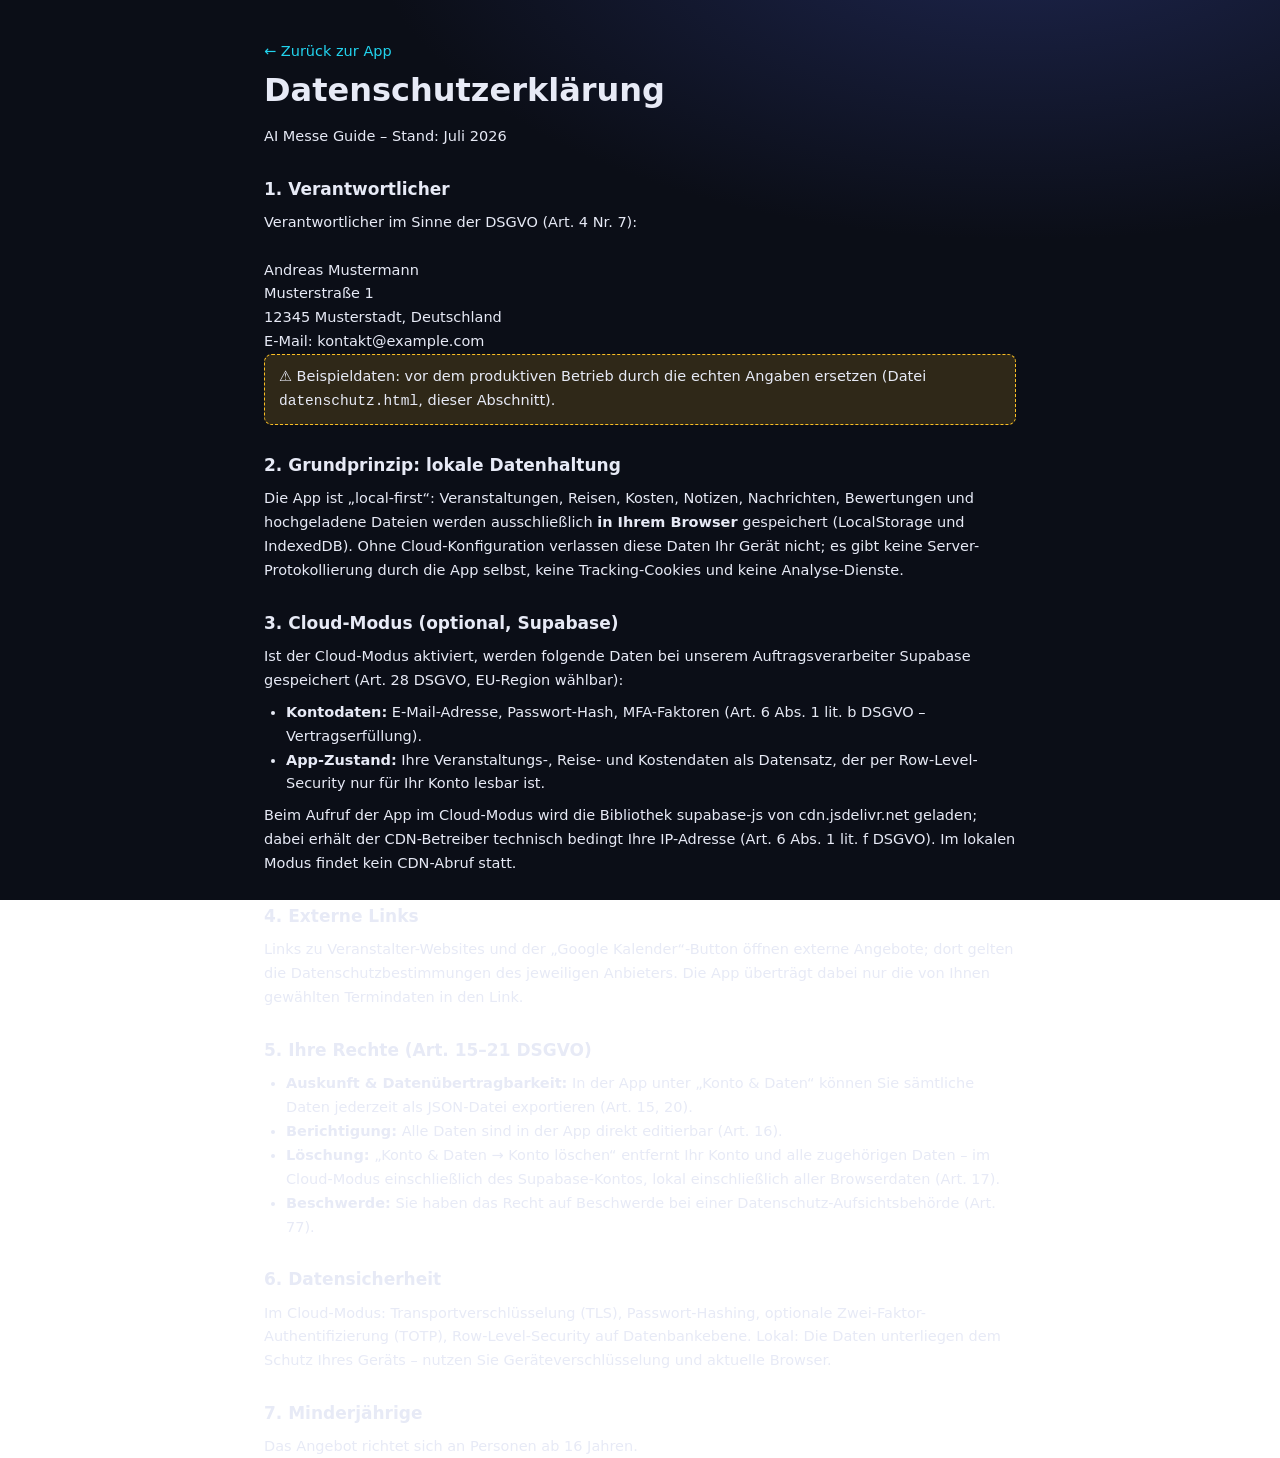
<file: datenschutz.html>
<!DOCTYPE html>
<html lang="de">
<head>
  <meta charset="UTF-8">
  <meta name="viewport" content="width=device-width, initial-scale=1.0">
  <title>Datenschutzerklärung – AI Messe Guide</title>
  <link rel="stylesheet" href="css/style.css">
  <style>
    .rechtstext { max-width: 800px; margin: 0 auto; padding: 40px 24px 80px; line-height: 1.65; }
    .rechtstext h1 { margin-bottom: 8px; }
    .rechtstext h2 { margin: 26px 0 8px; font-size: 17px; }
    .rechtstext p, .rechtstext li { font-size: 14.5px; color: var(--text); }
    .rechtstext ul { padding-left: 22px; margin: 8px 0; }
    .platzhalter { background: rgba(251, 191, 36, .15); border: 1px dashed #fbbf24; border-radius: 8px; padding: 10px 14px; }
  </style>
</head>
<body>
<main class="rechtstext" style="display:block">
  <p><a href="index.html">← Zurück zur App</a></p>
  <h1>Datenschutzerklärung</h1>
  <p class="unter">AI Messe Guide – Stand: Juli 2026</p>

  <h2>1. Verantwortlicher</h2>
  <p>
    Verantwortlicher im Sinne der DSGVO (Art. 4 Nr. 7):<br><br>
    Andreas Mustermann<br>
    Musterstraße 1<br>
    12345 Musterstadt, Deutschland<br>
    E-Mail: kontakt@example.com
  </p>
  <p class="platzhalter">⚠️ Beispieldaten: vor dem produktiven Betrieb durch die echten Angaben ersetzen (Datei <code>datenschutz.html</code>, dieser Abschnitt).</p>

  <h2>2. Grundprinzip: lokale Datenhaltung</h2>
  <p>Die App ist „local-first“: Veranstaltungen, Reisen, Kosten, Notizen, Nachrichten, Bewertungen und hochgeladene Dateien werden ausschließlich <b>in Ihrem Browser</b> gespeichert (LocalStorage und IndexedDB). Ohne Cloud-Konfiguration verlassen diese Daten Ihr Gerät nicht; es gibt keine Server-Protokollierung durch die App selbst, keine Tracking-Cookies und keine Analyse-Dienste.</p>

  <h2>3. Cloud-Modus (optional, Supabase)</h2>
  <p>Ist der Cloud-Modus aktiviert, werden folgende Daten bei unserem Auftragsverarbeiter Supabase gespeichert (Art. 28 DSGVO, EU-Region wählbar):</p>
  <ul>
    <li><b>Kontodaten:</b> E-Mail-Adresse, Passwort-Hash, MFA-Faktoren (Art. 6 Abs. 1 lit. b DSGVO – Vertragserfüllung).</li>
    <li><b>App-Zustand:</b> Ihre Veranstaltungs-, Reise- und Kostendaten als Datensatz, der per Row-Level-Security nur für Ihr Konto lesbar ist.</li>
  </ul>
  <p>Beim Aufruf der App im Cloud-Modus wird die Bibliothek supabase-js von cdn.jsdelivr.net geladen; dabei erhält der CDN-Betreiber technisch bedingt Ihre IP-Adresse (Art. 6 Abs. 1 lit. f DSGVO). Im lokalen Modus findet kein CDN-Abruf statt.</p>

  <h2>4. Externe Links</h2>
  <p>Links zu Veranstalter-Websites und der „Google Kalender“-Button öffnen externe Angebote; dort gelten die Datenschutzbestimmungen des jeweiligen Anbieters. Die App überträgt dabei nur die von Ihnen gewählten Termindaten in den Link.</p>

  <h2>5. Ihre Rechte (Art. 15–21 DSGVO)</h2>
  <ul>
    <li><b>Auskunft &amp; Datenübertragbarkeit:</b> In der App unter „Konto &amp; Daten“ können Sie sämtliche Daten jederzeit als JSON-Datei exportieren (Art. 15, 20).</li>
    <li><b>Berichtigung:</b> Alle Daten sind in der App direkt editierbar (Art. 16).</li>
    <li><b>Löschung:</b> „Konto &amp; Daten → Konto löschen“ entfernt Ihr Konto und alle zugehörigen Daten – im Cloud-Modus einschließlich des Supabase-Kontos, lokal einschließlich aller Browserdaten (Art. 17).</li>
    <li><b>Beschwerde:</b> Sie haben das Recht auf Beschwerde bei einer Datenschutz-Aufsichtsbehörde (Art. 77).</li>
  </ul>

  <h2>6. Datensicherheit</h2>
  <p>Im Cloud-Modus: Transportverschlüsselung (TLS), Passwort-Hashing, optionale Zwei-Faktor-Authentifizierung (TOTP), Row-Level-Security auf Datenbankebene. Lokal: Die Daten unterliegen dem Schutz Ihres Geräts – nutzen Sie Geräteverschlüsselung und aktuelle Browser.</p>

  <h2>7. Minderjährige</h2>
  <p>Das Angebot richtet sich an Personen ab 16 Jahren.</p>
</main>
</body>
</html>
</file>
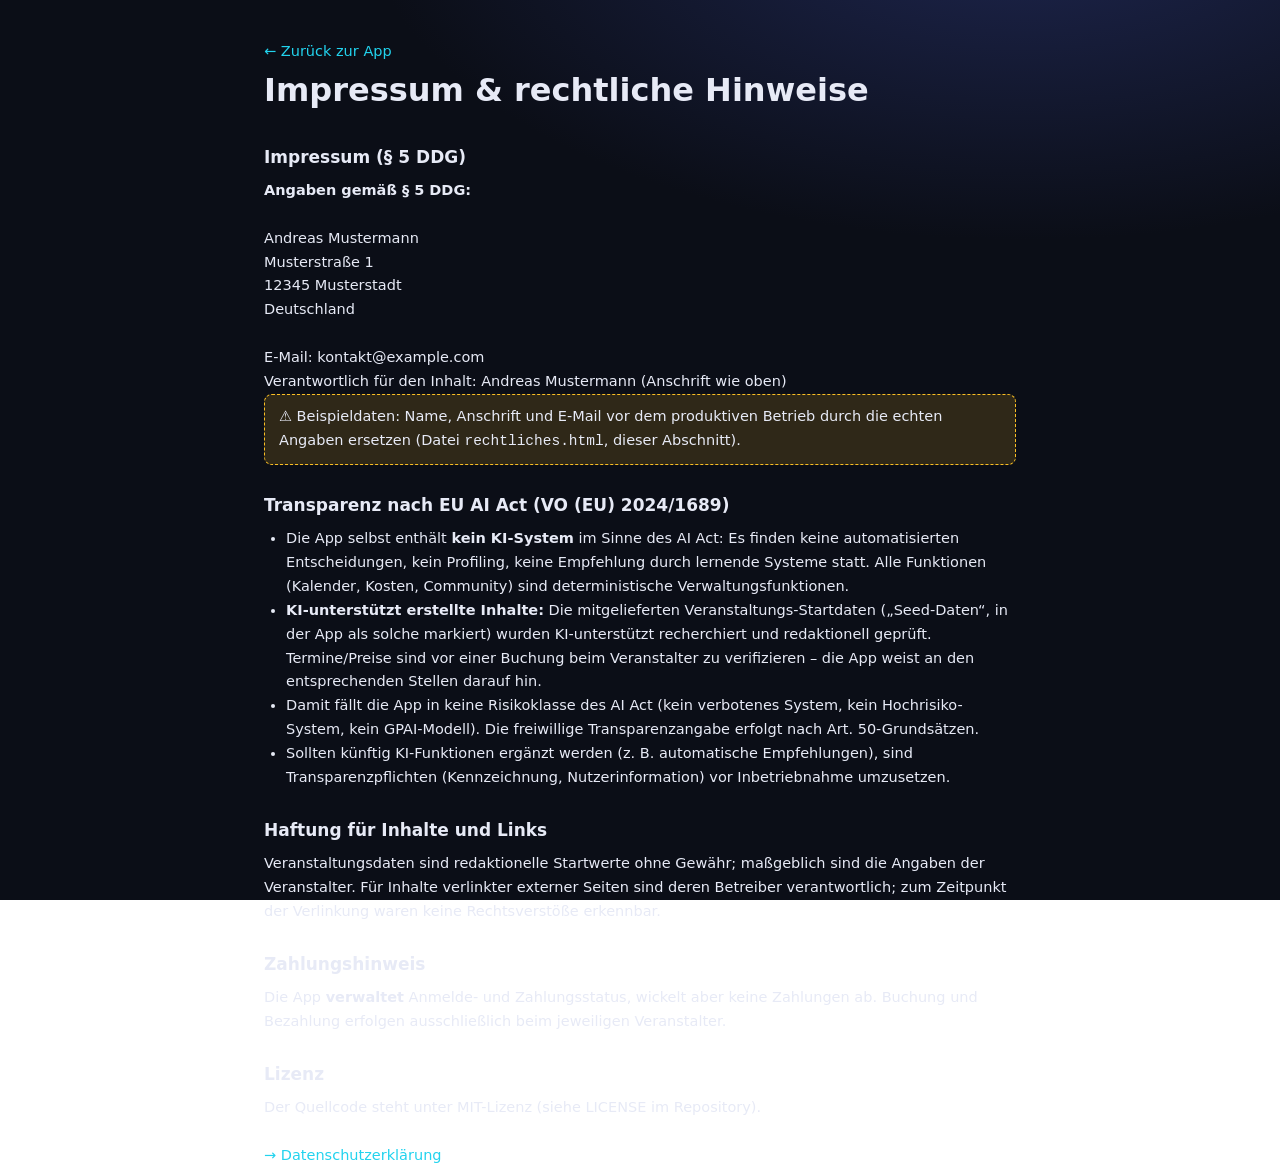
<file: rechtliches.html>
<!DOCTYPE html>
<html lang="de">
<head>
  <meta charset="UTF-8">
  <meta name="viewport" content="width=device-width, initial-scale=1.0">
  <title>Impressum & EU AI Act – AI Messe Guide</title>
  <link rel="stylesheet" href="css/style.css">
  <style>
    .rechtstext { max-width: 800px; margin: 0 auto; padding: 40px 24px 80px; line-height: 1.65; }
    .rechtstext h1 { margin-bottom: 8px; }
    .rechtstext h2 { margin: 26px 0 8px; font-size: 17px; }
    .rechtstext p, .rechtstext li { font-size: 14.5px; color: var(--text); }
    .rechtstext ul { padding-left: 22px; margin: 8px 0; }
    .platzhalter { background: rgba(251, 191, 36, .15); border: 1px dashed #fbbf24; border-radius: 8px; padding: 10px 14px; }
  </style>
</head>
<body>
<main class="rechtstext" style="display:block">
  <p><a href="index.html">← Zurück zur App</a></p>
  <h1>Impressum &amp; rechtliche Hinweise</h1>

  <h2>Impressum (§ 5 DDG)</h2>
  <p>
    <b>Angaben gemäß § 5 DDG:</b><br><br>
    Andreas Mustermann<br>
    Musterstraße 1<br>
    12345 Musterstadt<br>
    Deutschland<br><br>
    E-Mail: kontakt@example.com<br>
    Verantwortlich für den Inhalt: Andreas Mustermann (Anschrift wie oben)
  </p>
  <p class="platzhalter">⚠️ Beispieldaten: Name, Anschrift und E-Mail vor dem produktiven Betrieb durch die echten Angaben ersetzen (Datei <code>rechtliches.html</code>, dieser Abschnitt).</p>

  <h2>Transparenz nach EU AI Act (VO (EU) 2024/1689)</h2>
  <ul>
    <li>Die App selbst enthält <b>kein KI-System</b> im Sinne des AI Act: Es finden keine automatisierten Entscheidungen, kein Profiling, keine Empfehlung durch lernende Systeme statt. Alle Funktionen (Kalender, Kosten, Community) sind deterministische Verwaltungsfunktionen.</li>
    <li><b>KI-unterstützt erstellte Inhalte:</b> Die mitgelieferten Veranstaltungs-Startdaten („Seed-Daten“, in der App als solche markiert) wurden KI-unterstützt recherchiert und redaktionell geprüft. Termine/Preise sind vor einer Buchung beim Veranstalter zu verifizieren – die App weist an den entsprechenden Stellen darauf hin.</li>
    <li>Damit fällt die App in keine Risikoklasse des AI Act (kein verbotenes System, kein Hochrisiko-System, kein GPAI-Modell). Die freiwillige Transparenzangabe erfolgt nach Art. 50-Grundsätzen.</li>
    <li>Sollten künftig KI-Funktionen ergänzt werden (z. B. automatische Empfehlungen), sind Transparenzpflichten (Kennzeichnung, Nutzerinformation) vor Inbetriebnahme umzusetzen.</li>
  </ul>

  <h2>Haftung für Inhalte und Links</h2>
  <p>Veranstaltungsdaten sind redaktionelle Startwerte ohne Gewähr; maßgeblich sind die Angaben der Veranstalter. Für Inhalte verlinkter externer Seiten sind deren Betreiber verantwortlich; zum Zeitpunkt der Verlinkung waren keine Rechtsverstöße erkennbar.</p>

  <h2>Zahlungshinweis</h2>
  <p>Die App <b>verwaltet</b> Anmelde- und Zahlungsstatus, wickelt aber keine Zahlungen ab. Buchung und Bezahlung erfolgen ausschließlich beim jeweiligen Veranstalter.</p>

  <h2>Lizenz</h2>
  <p>Der Quellcode steht unter MIT-Lizenz (siehe LICENSE im Repository).</p>

  <p style="margin-top:24px"><a href="datenschutz.html">→ Datenschutzerklärung</a></p>
</main>
</body>
</html>
</file>
<file: css/style.css>
/* AI Messe Guide 2026 – modernes dunkles UI mit Indigo/Cyan-Akzenten */

:root {
  --bg: #0b0e17;
  --bg2: #111527;
  --karte: #161b30;
  --karte2: #1c2340;
  --rand: #262d4d;
  --text: #e7eaf6;
  --text2: #9aa3c7;
  --akzent: #818cf8;
  --akzent2: #22d3ee;
  --gefahr: #f87171;
  --ok: #34d399;
  --radius: 14px;
  --schatten: 0 8px 30px rgba(0, 0, 0, .35);
}

* { box-sizing: border-box; margin: 0; padding: 0; }

/* Icon-System (Lucide): einheitliche Stroke-Icons, erben currentColor */
.ico { width: 18px; height: 18px; vertical-align: -3.5px; flex-shrink: 0; }
.btn .ico { width: 15px; height: 15px; vertical-align: -2.5px; }
.navlink .ico { width: 18px; height: 18px; }
.logo-icon .ico { width: 22px; height: 22px; color: #fff; vertical-align: middle; }
.theme-knopf .ico { width: 17px; height: 17px; vertical-align: -3px; }
.burger-punkt .ico, .karte-kopf .ico, h2 .ico { vertical-align: -3px; margin-right: 2px; }
.reise-icon .ico { width: 20px; height: 20px; color: var(--akzent2); }
html, body { height: 100%; }
body {
  font-family: "Segoe UI", system-ui, -apple-system, sans-serif;
  background: radial-gradient(1200px 600px at 80% -10%, #1e2650 0%, var(--bg) 55%) fixed;
  color: var(--text);
  display: flex;
}
a { color: var(--akzent2); text-decoration: none; }
a:hover { text-decoration: underline; }

/* ---------- Sidebar ---------- */
.sidebar {
  width: 240px; min-width: 240px; height: 100vh; position: sticky; top: 0;
  background: linear-gradient(180deg, var(--bg2), #0d1120);
  border-right: 1px solid var(--rand);
  display: flex; flex-direction: column; padding: 22px 14px;
}
.logo { display: flex; align-items: center; gap: 10px; padding: 0 10px 22px; }
.logo-icon {
  width: 40px; height: 40px; border-radius: 12px; display: grid; place-items: center;
  background: linear-gradient(135deg, var(--akzent), var(--akzent2));
  font-size: 20px; box-shadow: 0 4px 18px rgba(129, 140, 248, .45);
}
.logo b { font-size: 16px; letter-spacing: .3px; }
.logo span { display: block; font-size: 11px; color: var(--text2); }
.navlink {
  display: flex; align-items: center; gap: 12px; padding: 11px 14px; margin: 2px 0;
  border-radius: 10px; color: var(--text2); cursor: pointer; font-size: 14.5px;
  border: 1px solid transparent; transition: all .15s;
}
.navlink:hover { color: var(--text); background: rgba(129, 140, 248, .08); }
.navlink.aktiv {
  color: var(--text); background: linear-gradient(90deg, rgba(129, 140, 248, .18), rgba(34, 211, 238, .08));
  border-color: rgba(129, 140, 248, .35);
}
.sidebar-fuss { padding: 12px 10px 0; font-size: 11.5px; color: var(--text2); border-top: 1px solid var(--rand); }
/* Hell/Dunkel-Schalter oben rechts (wechselt zwischen Neon Deep und hellem Design) */
.modus-knopf {
  position: fixed; top: 14px; right: 18px; z-index: 60;
  width: 40px; height: 40px; border-radius: 50%;
  border: 1px solid var(--rand); background: var(--karte); color: var(--text);
  cursor: pointer; display: flex; align-items: center; justify-content: center;
  box-shadow: var(--schatten);
}
.modus-knopf:hover { border-color: var(--akzent); color: var(--akzent2); }
/* Schnellfilter (Ort/Jahr/Monat/Thema) im Veranstaltungs-Register */
.schnell-select {
  background: var(--karte2); color: var(--text); border: 1px solid var(--rand);
  border-radius: 10px; padding: 8px 10px; font-size: 13px; font-family: inherit; cursor: pointer;
}
.schnell-select:focus { outline: none; border-color: var(--akzent); }
/* Jahres-Gruppierung in der Veranstaltungs-Übersicht */
.jahr-titel { font-size: 17px; margin: 18px 0 10px; padding-bottom: 6px; border-bottom: 1px solid var(--rand); display: flex; align-items: baseline; gap: 10px; }
.jahr-titel:first-of-type { margin-top: 4px; }
.jahr-anzahl { font-size: 12px; color: var(--text2); font-weight: 400; }
.ek-meta a { color: var(--akzent2); text-decoration: none; }
.ek-meta a:hover { text-decoration: underline; }
.login-bereich { margin-top: auto; padding: 0 4px 12px; }
.theme-leiste { display: flex; gap: 6px; padding: 0 4px 10px; }
.theme-knopf { flex: 1; background: var(--karte2); border: 1px solid var(--rand); border-radius: 8px; padding: 6px 0; font-size: 15px; cursor: pointer; }
.theme-knopf.aktiv { border-color: var(--akzent); box-shadow: 0 0 0 1px var(--akzent) inset; }
.sidebar-fuss a { color: var(--text2); text-decoration: underline; }
.login-btn { width: 100%; }
.login-info { display: flex; align-items: center; gap: 9px; background: var(--karte2); border: 1px solid var(--rand); border-radius: 10px; padding: 8px 10px; }
.login-name { flex: 1; min-width: 0; font-size: 13px; font-weight: 600; }
.login-name span { display: block; font-size: 10.5px; font-weight: 400; color: var(--text2); overflow: hidden; text-overflow: ellipsis; white-space: nowrap; }
.code-box { font-size: 30px; font-weight: 700; letter-spacing: 8px; text-align: center; background: var(--karte2); border: 1px dashed var(--akzent); border-radius: 12px; padding: 14px; margin-bottom: 16px; }
.suchfeld { flex: 1; min-width: 220px; max-width: 380px; margin-top: 0; border-radius: 20px; padding: 9px 16px; }
.sharing-leiste { display: flex; align-items: center; gap: 10px; flex-wrap: wrap; background: var(--karte2); border-radius: 10px; padding: 9px 12px; margin-bottom: 12px; font-size: 13px; }
.sharing-leiste .chip-reihe { flex: 1; }

.kosten-vorschau {
  background: var(--karte2); border: 1px dashed var(--rand); border-radius: 9px;
  padding: 9px 13px; font-size: 13px; color: var(--text2); margin-bottom: 12px;
  font-variant-numeric: tabular-nums;
}
.kosten-vorschau b { color: var(--text); }
.preis-staffel { display: flex; flex-direction: column; gap: 4px; }
.preis-zeile { display: flex; justify-content: space-between; gap: 12px; font-size: 13px; }
.preis-zeile span:first-child { color: var(--text2); }
.preis-zeile b { white-space: nowrap; font-variant-numeric: tabular-nums; }

/* ---------- Deutschlandkarte ---------- */
.karten-layout { display: grid; grid-template-columns: minmax(0, 5fr) minmax(0, 4fr); gap: 20px; align-items: start; }
@media (max-width: 1100px) { .karten-layout { grid-template-columns: 1fr; } }
.de-karte { width: 100%; height: auto; display: block; }
.bl-pfad { fill: var(--karte2); stroke: var(--rand); stroke-width: 1; }
.bl-pfad:hover { fill: rgba(129, 140, 248, .12); }
.stadt-punkt { cursor: pointer; }
.punkt-kreis { stroke: rgba(255, 255, 255, .75); stroke-width: 1.5; opacity: .9; }
.stadt-punkt:hover .punkt-kreis { stroke: var(--akzent2); stroke-width: 2.5; opacity: 1; }
.stadt-label { font-size: 12px; fill: var(--text); text-anchor: middle; font-weight: 600; paint-order: stroke; stroke: var(--bg); stroke-width: 3px; }
.punkt-zahl { font-size: 10px; fill: #fff; text-anchor: middle; font-weight: 700; pointer-events: none; }
.stadt-punkt.gewaehlt .punkt-kreis { stroke: #fbbf24; stroke-width: 3; opacity: 1; }
.stadt-punkt.gewaehlt .punkt-zahl { fill: #1c2340; }
.stadt-chips { display: flex; flex-wrap: wrap; gap: 8px; margin-bottom: 14px; }
.stadt-chip {
  background: var(--karte2); border: 1px solid var(--rand); color: var(--text);
  border-radius: 20px; padding: 6px 14px; font-size: 13px; cursor: pointer; font-family: inherit;
}
.stadt-chip b { color: var(--ok); margin-left: 3px; }
.stadt-chip:hover { border-color: var(--akzent); }
.stadt-chip.aktiv { background: linear-gradient(135deg, rgba(129, 140, 248, .35), rgba(34, 211, 238, .18)); border-color: var(--akzent); }
.stadt-chip.aktiv b { color: var(--akzent2); }
.stadt-detail { border-top: 1px solid var(--rand); padding-top: 12px; }
.stadt-detail.leer-detail { color: var(--text2); font-size: 13.5px; }

/* ---------- Programm & Speaker ---------- */
.prog-tag { font-size: 13px; font-weight: 700; color: var(--akzent2); margin: 14px 0 4px; text-transform: capitalize; }
.prog-zeit { font-size: 12.5px; color: var(--text2); min-width: 84px; font-variant-numeric: tabular-nums; flex-shrink: 0; }
.stern-btn { font-size: 16px; line-height: 1; }
.stern-btn.voll { color: #fbbf24; border-color: rgba(251, 191, 36, .5); }

/* ---------- Diktat & OCR ---------- */
#diktat-btn.aufnahme { background: rgba(248, 113, 113, .2); border-color: var(--gefahr); color: var(--gefahr); animation: pulsieren 1.2s infinite; }
@keyframes pulsieren { 50% { opacity: .55; } }
.galerie-ocr { right: auto; left: 5px; }
.galerie-ocr.hat-text { background: rgba(52, 211, 153, .8); }
#ocr-text { width: 100%; font-size: 13px; }

/* ---------- Trends, Nuggets & Foliengalerie ---------- */
.trend-zeile { padding: 12px 10px; border-bottom: 1px solid rgba(38, 45, 77, .5); cursor: pointer; border-radius: 8px; }
.trend-zeile:hover { background: rgba(129, 140, 248, .07); }
.trend-zeile:last-child { border-bottom: none; }
.nugget {
  background: var(--karte2); border: 1px solid var(--rand);
  border-radius: 10px; padding: 13px 15px; margin-bottom: 10px; cursor: pointer;
}
.nugget:hover { border-color: var(--akzent); }
.nugget-text { font-size: 14.5px; font-style: italic; line-height: 1.5; }
.folien-galerie { display: flex; flex-direction: column; gap: 12px; }
.folie { width: 100%; height: auto; border-radius: 8px; border: 1px solid var(--rand); background: #fff; }

/* ---------- LinkedIn-Posts ---------- */
.post-gitter { display: grid; grid-template-columns: repeat(auto-fit, minmax(340px, 1fr)); gap: 18px; }
.post-karte h2 { margin-bottom: 10px; }
.post-bild { width: 100%; height: auto; border-radius: 10px; border: 1px solid var(--rand); display: block; margin-bottom: 10px; }
.post-text { width: 100%; font-size: 13px; line-height: 1.55; resize: vertical; }

/* ---------- Community: Burger-Menü & Matching ---------- */
.community-kopf { display: flex; justify-content: space-between; align-items: flex-start; gap: 16px; }
.burger-wrap { position: relative; flex-shrink: 0; }
.burger-btn { font-size: 14px; padding: 10px 16px; }
.burger-menue {
  position: absolute; right: 0; top: calc(100% + 6px); z-index: 50; min-width: 250px;
  background: linear-gradient(180deg, var(--karte), var(--bg2)); border: 1px solid var(--rand);
  border-radius: 12px; box-shadow: 0 14px 40px rgba(0, 0, 0, .5); padding: 6px;
}
.burger-punkt { padding: 10px 14px; border-radius: 8px; font-size: 14px; cursor: pointer; color: var(--text2); }
.burger-punkt:hover { background: rgba(129, 140, 248, .1); color: var(--text); }
.burger-punkt.aktiv { background: rgba(129, 140, 248, .16); color: var(--text); font-weight: 600; }
.match-zeile { display: flex; align-items: center; gap: 12px; padding: 12px 8px; border-bottom: 1px solid rgba(38, 45, 77, .5); }
.match-zeile:last-child { border-bottom: none; }
.match-zeile .chip-reihe { margin-top: 6px; }

/* ---------- Kurzprofile ---------- */
.profil-gitter { display: grid; grid-template-columns: repeat(auto-fill, minmax(340px, 1fr)); gap: 14px; }
.profil-karte {
  background: var(--karte2); border: 1px solid var(--rand); border-radius: 12px;
  padding: 14px; cursor: pointer; transition: border-color .15s;
}
.profil-karte:hover { border-color: var(--akzent); }
.profil-kopf { display: flex; align-items: center; gap: 11px; }
.profil-karte .chip-reihe { margin-top: 10px; }
.chip.interesse { border-color: rgba(129, 140, 248, .5); color: #b6bdf9; padding: 3px 10px; }
.chip.faehigkeit { border-color: rgba(34, 211, 238, .5); color: var(--akzent2); padding: 3px 10px; }
.profil-zeile { font-size: 12.5px; color: var(--text2); margin-top: 9px; }
.such-biete { display: flex; flex-direction: column; gap: 6px; margin-top: 10px; }
.sb-box { font-size: 12px; border-radius: 8px; padding: 6px 10px; line-height: 1.45; }
.sb-box.sucht { background: rgba(251, 191, 36, .1); border: 1px solid rgba(251, 191, 36, .35); color: var(--text); }
.sb-box.bietet { background: rgba(52, 211, 153, .1); border: 1px solid rgba(52, 211, 153, .35); color: var(--text); }

/* ---------- Nachrichten ---------- */
.dm-badge {
  display: inline-grid; place-items: center; min-width: 19px; height: 19px; padding: 0 5px;
  margin-left: 8px; border-radius: 10px; background: var(--gefahr); color: #fff;
  font-size: 11px; font-weight: 700;
}
.dm-layout { display: grid; grid-template-columns: 320px 1fr; gap: 20px; align-items: start; }
@media (max-width: 1100px) { .dm-layout { grid-template-columns: 1fr; } }
.dm-partner { cursor: pointer; }
.dm-partner:hover { background: rgba(129, 140, 248, .07); }
.dm-partner.aktiv { background: rgba(129, 140, 248, .12); border-radius: 10px; }
.dm-verlauf { display: flex; flex-direction: column; gap: 10px; max-height: 55vh; overflow-y: auto; padding: 6px 2px; margin-bottom: 14px; }
.dm-blase { max-width: 75%; padding: 9px 13px; border-radius: 14px; font-size: 14px; line-height: 1.45; }
.dm-blase.mein { align-self: flex-end; background: linear-gradient(135deg, rgba(129, 140, 248, .35), rgba(34, 211, 238, .2)); border: 1px solid rgba(129, 140, 248, .45); border-bottom-right-radius: 4px; }
.dm-blase.fremd { align-self: flex-start; background: var(--karte2); border: 1px solid var(--rand); border-bottom-left-radius: 4px; }
.dm-zeit { font-size: 10.5px; color: var(--text2); margin-top: 4px; text-align: right; }

/* ---------- Hauptbereich ---------- */
#main { flex: 1; height: 100vh; overflow-y: auto; padding: 30px 36px 60px; }
.kopf { margin-bottom: 22px; }
.kopf h1 { font-size: 26px; font-weight: 700; }
.unter { color: var(--text2); margin-top: 4px; font-size: 14px; }
h2 { font-size: 16px; font-weight: 650; margin-bottom: 12px; }

.karte {
  background: linear-gradient(180deg, var(--karte), var(--bg2));
  border: 1px solid var(--rand); border-radius: var(--radius);
  padding: 20px; margin-bottom: 20px; box-shadow: var(--schatten);
}
.karte-kopf { display: flex; justify-content: space-between; align-items: center; margin-bottom: 12px; gap: 10px; }
.karte-kopf h2 { margin: 0; }
.spalten { display: grid; grid-template-columns: 1fr 1fr; gap: 20px; align-items: start; }
@media (max-width: 1100px) { .spalten { grid-template-columns: 1fr; } }

/* ---------- KPI ---------- */
.kpi-reihe { display: grid; grid-template-columns: repeat(4, 1fr); gap: 16px; margin-bottom: 20px; }
@media (max-width: 1100px) { .kpi-reihe { grid-template-columns: repeat(2, 1fr); } }
.kpi {
  background: linear-gradient(180deg, var(--karte), var(--bg2));
  border: 1px solid var(--rand); border-radius: var(--radius); padding: 18px 20px;
}
.kpi.akzent { background: linear-gradient(135deg, rgba(129, 140, 248, .25), rgba(34, 211, 238, .12)); border-color: rgba(129, 140, 248, .5); }
.kpi-wert { font-size: 22px; font-weight: 700; }
.kpi-label { color: var(--text2); font-size: 12.5px; margin-top: 4px; }
.mini-kpis { display: grid; grid-template-columns: repeat(2, 1fr); gap: 12px; }
.mini-kpis div { background: var(--karte2); border-radius: 10px; padding: 12px; text-align: center; }
.mini-kpis b { display: block; font-size: 18px; }
.mini-kpis span { font-size: 11.5px; color: var(--text2); }

/* ---------- Buttons, Tags, Status ---------- */
.btn {
  background: var(--karte2); color: var(--text); border: 1px solid var(--rand);
  border-radius: 9px; padding: 8px 14px; font-size: 13.5px; cursor: pointer; transition: all .15s;
  font-family: inherit;
}
.btn:hover { border-color: var(--akzent); }
.btn.primaer { background: linear-gradient(135deg, var(--akzent), #6366f1); border: none; font-weight: 600; }
.btn.primaer:hover { filter: brightness(1.12); }
.btn.gefahr { color: var(--gefahr); border-color: rgba(248, 113, 113, .4); background: rgba(248, 113, 113, .08); }
.btn.klein { padding: 5px 10px; font-size: 12.5px; }
.btn.winzig { padding: 1px 8px; font-size: 11px; margin-left: 8px; }
.tag {
  display: inline-block; background: rgba(129, 140, 248, .15); border: 1px solid rgba(129, 140, 248, .3);
  color: #b6bdf9; font-size: 11px; border-radius: 20px; padding: 2px 9px; vertical-align: middle;
}
.tag.aktiv-tag { background: rgba(34, 211, 238, .15); border-color: rgba(34, 211, 238, .4); color: var(--akzent2); }
.status { font-size: 11.5px; font-weight: 600; border-radius: 20px; padding: 3px 10px; white-space: nowrap; }
.st-geplant { background: rgba(154, 163, 199, .15); color: var(--text2); }
.st-angemeldet { background: rgba(251, 191, 36, .15); color: #fbbf24; }
.st-bezahlt { background: rgba(52, 211, 153, .15); color: var(--ok); }
.st-besucht { background: rgba(96, 165, 250, .18); color: #60a5fa; }
.st-abgesagt { background: rgba(248, 113, 113, .15); color: var(--gefahr); }

/* ---------- Listenzeilen ---------- */
.event-zeile, .reise-zeile, .user-zeile {
  display: flex; align-items: center; gap: 12px; padding: 11px 10px;
  border-radius: 10px; cursor: pointer; border-bottom: 1px solid rgba(38, 45, 77, .5);
}
.reise-zeile, .user-zeile { cursor: default; }
.event-zeile:hover { background: rgba(129, 140, 248, .07); }
.event-zeile:last-child, .reise-zeile:last-child, .user-zeile:last-child { border-bottom: none; }
.punkt { width: 10px; height: 10px; border-radius: 50%; flex-shrink: 0; }
.ez-mitte { flex: 1; min-width: 0; }
.ez-name { font-size: 14px; font-weight: 600; }
.ez-sub { font-size: 12.5px; color: var(--text2); margin-top: 2px; }
.reise-icon { font-size: 20px; width: 34px; text-align: center; flex-shrink: 0; }
.leer { color: var(--text2); font-size: 13.5px; padding: 8px 0; }
.hinweis { color: var(--text2); font-size: 12px; margin-top: 10px; line-height: 1.5; }

/* ---------- Balkendiagramm ---------- */
.balken-zeile { display: grid; grid-template-columns: 110px 1fr 90px; align-items: center; gap: 12px; margin: 10px 0; }
.balken-label { font-size: 13px; color: var(--text2); }
.balken-spur { background: var(--karte2); border-radius: 20px; height: 12px; overflow: hidden; }
.balken { height: 100%; border-radius: 20px; background: linear-gradient(90deg, var(--akzent), var(--akzent2)); transition: width .4s; }
.balken-wert { font-size: 13px; text-align: right; font-variant-numeric: tabular-nums; }

/* ---------- Kalender ---------- */
.kal-kopf { display: flex; justify-content: center; align-items: center; gap: 18px; margin-bottom: 16px; }
.kal-kopf h2 { min-width: 190px; text-align: center; font-size: 18px; }
.kal-wochentage { display: grid; grid-template-columns: repeat(7, 1fr); gap: 6px; margin-bottom: 6px; }
.kal-wochentage div { text-align: center; font-size: 12px; color: var(--text2); font-weight: 600; }
.kal-gitter { display: grid; grid-template-columns: repeat(7, 1fr); gap: 6px; }
.kal-zelle { background: var(--karte2); border-radius: 10px; min-height: 86px; padding: 6px; border: 1px solid transparent; }
.kal-zelle.leer { background: transparent; }
.kal-zelle.heutig { border-color: var(--akzent2); box-shadow: 0 0 0 1px var(--akzent2) inset; }
.kal-tag { font-size: 12px; color: var(--text2); margin-bottom: 4px; }
.kal-chip {
  --f: var(--akzent);
  background: color-mix(in srgb, var(--f) 22%, transparent); border-left: 3px solid var(--f);
  font-size: 10.5px; padding: 2px 5px; border-radius: 5px; margin-bottom: 3px;
  white-space: nowrap; overflow: hidden; text-overflow: ellipsis; cursor: pointer;
}
.kal-chip:hover { background: color-mix(in srgb, var(--f) 38%, transparent); }
.kal-mehr { font-size: 10px; color: var(--text2); }

/* ---------- Veranstaltungs-Gitter ---------- */
.werkzeuge { display: flex; justify-content: space-between; align-items: center; gap: 14px; margin-bottom: 20px; flex-wrap: wrap; }
.filter-gruppe { display: flex; gap: 6px; flex-wrap: wrap; }
.filter {
  background: var(--karte2); border: 1px solid var(--rand); color: var(--text2);
  border-radius: 20px; padding: 6px 15px; font-size: 13px; cursor: pointer; font-family: inherit;
}
.filter.aktiv { background: linear-gradient(135deg, rgba(129, 140, 248, .3), rgba(34, 211, 238, .15)); color: var(--text); border-color: var(--akzent); }
.event-gitter { display: grid; grid-template-columns: repeat(auto-fill, minmax(310px, 1fr)); gap: 18px; }
.event-karte {
  background: linear-gradient(180deg, var(--karte), var(--bg2)); border: 1px solid var(--rand);
  border-radius: var(--radius); overflow: hidden; cursor: pointer; transition: all .18s; box-shadow: var(--schatten);
}
.event-karte:hover { transform: translateY(-3px); border-color: var(--akzent); }
.ek-band { height: 5px; }
.ek-inhalt { padding: 16px 18px 14px; }
.ek-kopf { display: flex; justify-content: space-between; margin-bottom: 8px; }
.event-karte h3 { font-size: 16px; margin-bottom: 8px; }
.ek-meta { font-size: 13px; color: var(--text2); margin: 3px 0; }
.ek-fuss { display: flex; justify-content: space-between; margin-top: 12px; padding-top: 10px; border-top: 1px solid var(--rand); font-size: 13.5px; font-weight: 600; }

/* ---------- Event-Detail ---------- */
.detail-kopf { display: flex; align-items: center; gap: 16px; margin-bottom: 18px; padding-left: 14px; border-left: 5px solid var(--f, var(--akzent)); }
.detail-titel { flex: 1; }
.detail-kopf h1 { font-size: 22px; }
.tabs { display: flex; gap: 4px; border-bottom: 1px solid var(--rand); margin-bottom: 20px; overflow-x: auto; }
.tab {
  background: none; border: none; border-bottom: 2px solid transparent; color: var(--text2);
  padding: 10px 16px; font-size: 14px; cursor: pointer; white-space: nowrap; font-family: inherit;
}
.tab:hover { color: var(--text); }
.tab.aktiv { color: var(--text); border-bottom-color: var(--akzent); font-weight: 600; }

.info-tabelle { width: 100%; border-collapse: collapse; margin-top: 12px; }
.info-tabelle td { padding: 7px 0; font-size: 13.5px; border-bottom: 1px solid rgba(38, 45, 77, .5); }
.info-tabelle td:first-child { color: var(--text2); width: 130px; }

.tabelle { width: 100%; border-collapse: collapse; font-size: 13.5px; }
.tabelle th { text-align: left; color: var(--text2); font-size: 12px; font-weight: 600; padding: 8px 10px; border-bottom: 1px solid var(--rand); }
.tabelle td { padding: 9px 10px; border-bottom: 1px solid rgba(38, 45, 77, .5); }
.tabelle tr:last-child td { border-bottom: none; }
.rechts { text-align: right; }

/* ---------- Auswahlliste ---------- */
.auswahl-tabelle td { vertical-align: top; }
.nowrap { white-space: nowrap; }
.gedimmt { opacity: .45; }
.kosten-feld { width: 90px; text-align: right; margin-top: 0; padding: 5px 8px; font-size: 13px; }
.ja-btn.gewaehlt-ja { background: rgba(52, 211, 153, .2); border-color: var(--ok); color: var(--ok); font-weight: 700; }
.nein-btn.gewaehlt-nein { background: rgba(248, 113, 113, .2); border-color: var(--gefahr); color: var(--gefahr); font-weight: 700; }
.vlt-btn.gewaehlt-vlt { background: rgba(251, 191, 36, .2); border-color: #fbbf24; color: #fbbf24; font-weight: 700; }

.banner { display: flex; justify-content: space-between; align-items: center; gap: 14px; padding: 14px 20px; border-color: rgba(129, 140, 248, .5); }
.stern { background: none; border: none; font-size: 24px; color: var(--rand); cursor: pointer; padding: 0 2px; line-height: 1; }
.stern:hover { color: #fbbf24; }
.stern.voll { color: #fbbf24; }
.sterne-mini { color: #fbbf24; letter-spacing: 1px; }
.summen-zeile td { border-top: 2px solid var(--rand); }
.knopf-reihe { display: flex; gap: 10px; margin-top: 14px; flex-wrap: wrap; }
.knopf-reihe .btn { text-decoration: none; }

/* ---------- Zahlung ---------- */
.zahlung { background: var(--karte2); border-radius: 12px; padding: 22px; text-align: center; border: 1px solid var(--rand); }
.zahlung.ok { border-color: rgba(52, 211, 153, .5); background: rgba(52, 211, 153, .07); }
.zahlung-betrag { font-size: 30px; font-weight: 700; }
.zahlung-status { margin-top: 6px; font-size: 14px; color: var(--text2); }
.zahlung.ok .zahlung-status { color: var(--ok); font-weight: 600; }

/* ---------- Community ---------- */
.avatar {
  width: 34px; height: 34px; border-radius: 50%; display: inline-grid; place-items: center;
  font-weight: 700; font-size: 14px; color: #fff; flex-shrink: 0; text-transform: uppercase;
}
.avatar.mini { width: 20px; height: 20px; font-size: 10px; }
.chip-reihe { display: flex; flex-wrap: wrap; gap: 8px; }
.chip-reihe.klein-chips { margin-top: 6px; }
.chip {
  display: inline-flex; align-items: center; gap: 6px; background: var(--karte2);
  border: 1px solid var(--rand); border-radius: 20px; padding: 4px 12px 4px 5px; font-size: 12.5px;
}
.chip.waehlbar { cursor: pointer; }
.chip.waehlbar input { display: none; }
.chip.gewaehlt { border-color: var(--akzent); background: rgba(129, 140, 248, .15); }
.composer { display: flex; gap: 10px; align-items: center; margin-bottom: 16px; }
.composer input {
  flex: 1; background: var(--karte2); border: 1px solid var(--rand); border-radius: 20px;
  padding: 10px 16px; color: var(--text); font-size: 14px; font-family: inherit;
}
.composer input:focus { outline: none; border-color: var(--akzent); }
.beitrag { display: flex; gap: 12px; padding: 12px 0; border-bottom: 1px solid rgba(38, 45, 77, .5); font-size: 14px; }
.beitrag:last-child { border-bottom: none; }
.beitrag.klein { font-size: 13px; }
.beitrag-meta { font-size: 12px; color: var(--text2); margin-bottom: 3px; }
.beitrag-meta b { color: var(--text); }

/* ---------- Materialien ---------- */
.notiz { background: var(--karte2); border: 1px solid var(--rand); border-radius: 10px; padding: 14px; margin-bottom: 10px; cursor: pointer; }
.notiz:hover { border-color: var(--akzent); }
.notiz-text { font-size: 13px; color: var(--text2); margin: 6px 0; white-space: pre-wrap; max-height: 80px; overflow: hidden; }
.datei-btn { position: relative; overflow: hidden; display: inline-block; }
.datei-btn input { position: absolute; inset: 0; opacity: 0; cursor: pointer; }
.galerie { display: grid; grid-template-columns: repeat(auto-fill, minmax(120px, 1fr)); gap: 10px; }
.galerie-bild { position: relative; border-radius: 10px; overflow: hidden; aspect-ratio: 1; }
.galerie-bild img { width: 100%; height: 100%; object-fit: cover; cursor: zoom-in; transition: transform .2s; }
.galerie-bild img:hover { transform: scale(1.05); }
.galerie-x {
  position: absolute; top: 5px; right: 5px; background: rgba(0, 0, 0, .6); color: #fff;
  border: none; border-radius: 50%; width: 22px; height: 22px; cursor: pointer; font-size: 11px;
}

/* ---------- Formulare & Modal ---------- */
label { display: block; font-size: 12.5px; color: var(--text2); margin-bottom: 12px; }
input, select, textarea {
  width: 100%; background: var(--karte2); border: 1px solid var(--rand); border-radius: 9px;
  padding: 9px 12px; color: var(--text); font-size: 14px; margin-top: 5px; font-family: inherit;
}
input[type="color"] { padding: 3px; height: 40px; cursor: pointer; }
input:focus, select:focus, textarea:focus { outline: none; border-color: var(--akzent); }
.form-reihe { display: grid; grid-template-columns: 1fr 1fr; gap: 14px; }
.modal-aktionen { display: flex; justify-content: flex-end; gap: 10px; margin-top: 8px; }
#modal-wrap { display: none; }
.modal-hintergrund {
  position: fixed; inset: 0; background: rgba(5, 8, 18, .7); backdrop-filter: blur(4px);
  display: grid; place-items: center; z-index: 100; padding: 20px;
}
.modal {
  background: linear-gradient(180deg, var(--karte), var(--bg2)); border: 1px solid var(--rand);
  border-radius: 16px; width: 100%; max-width: 560px; max-height: 90vh; overflow-y: auto;
  box-shadow: 0 20px 60px rgba(0, 0, 0, .6);
}
.modal-kopf { display: flex; justify-content: space-between; align-items: center; padding: 18px 22px 0; }
.modal-inhalt { padding: 18px 22px 22px; }

/* ---------- Scrollbar ---------- */
::-webkit-scrollbar { width: 10px; height: 10px; }
::-webkit-scrollbar-thumb { background: var(--rand); border-radius: 10px; }
::-webkit-scrollbar-track { background: transparent; }

@media (max-width: 800px) {
  body { flex-direction: column; }
  .sidebar { width: 100%; height: auto; position: static; flex-direction: row; overflow-x: auto; padding: 10px; align-items: center; }
  .logo { padding: 0 10px; }
  .logo span, .sidebar-fuss { display: none; }
  .navlink { white-space: nowrap; }
  #main { height: auto; padding: 20px 16px 40px; }
  .form-reihe, .kpi-reihe { grid-template-columns: 1fr; }
}
</file>
